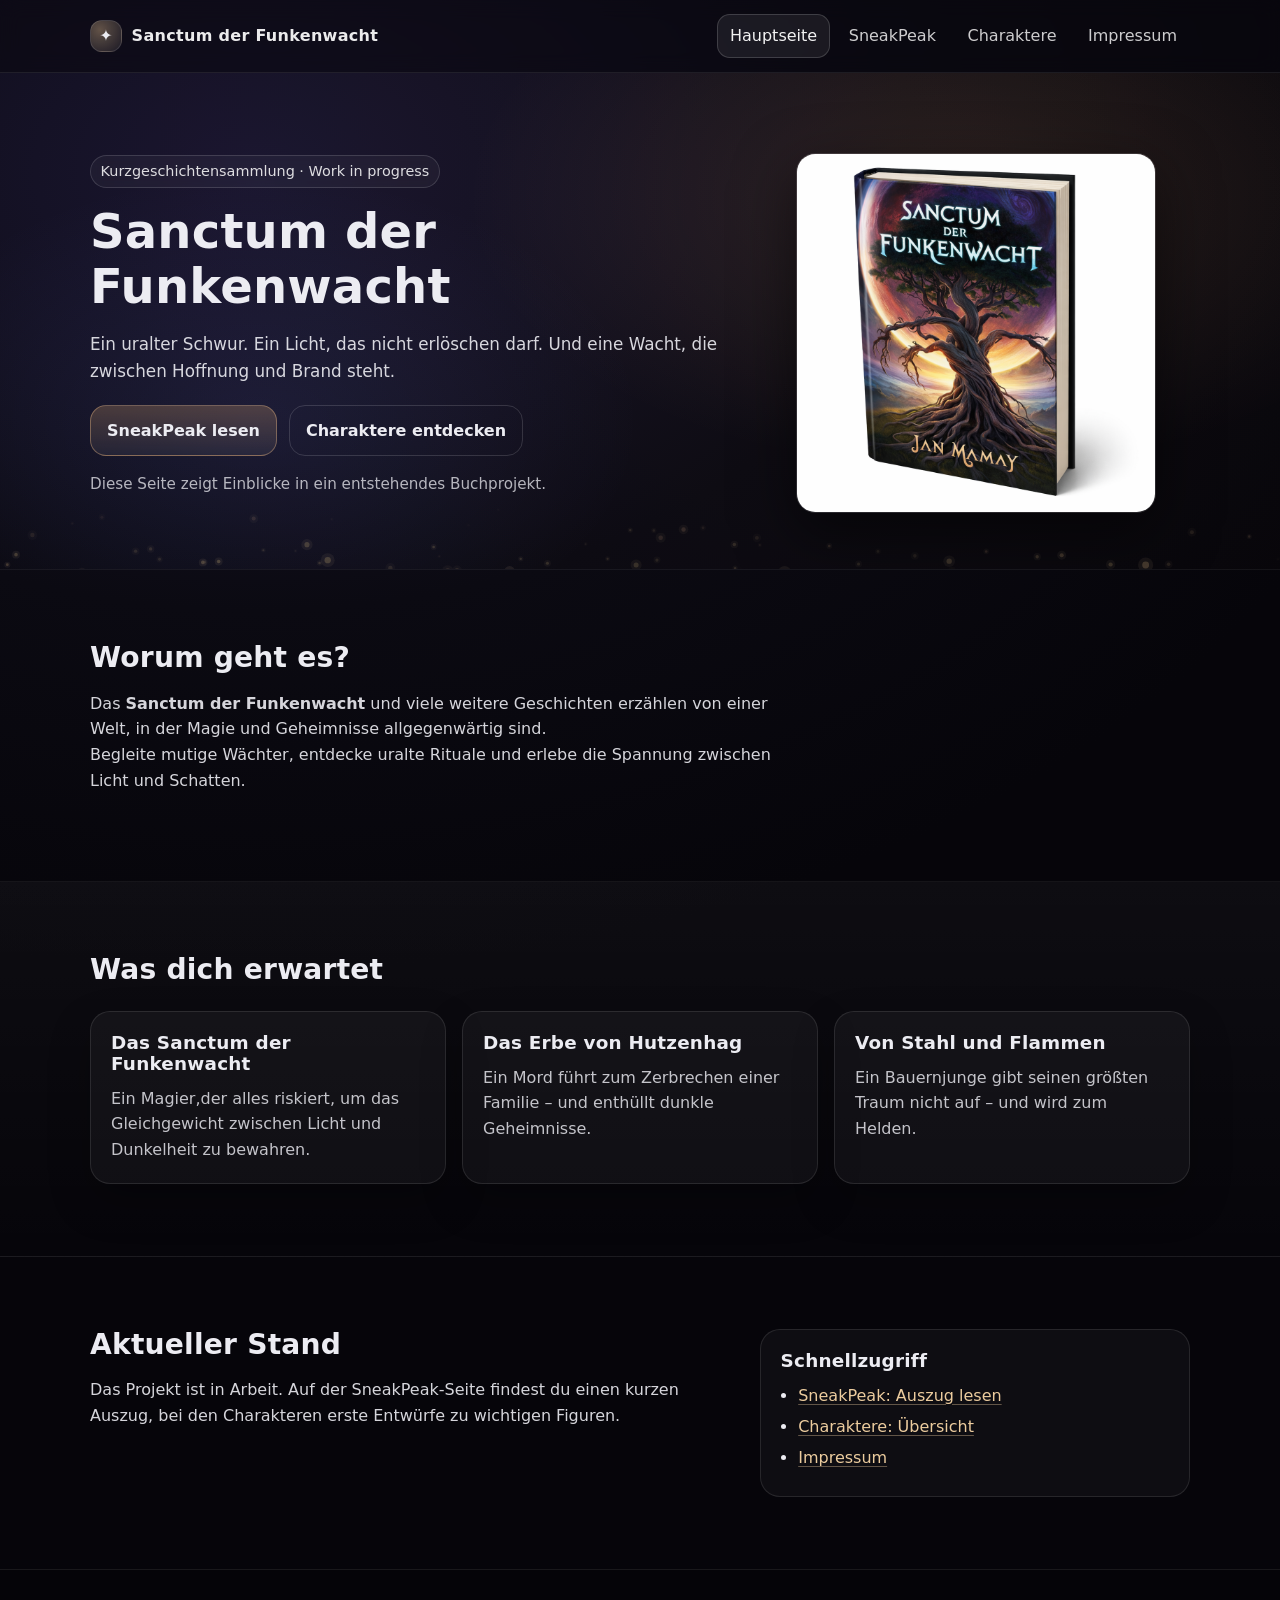
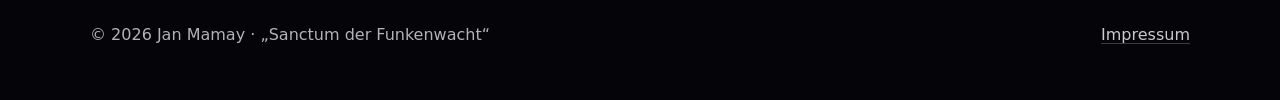
<file: index.html>
<!doctype html>
<html lang="de">

<head>
    <meta charset="utf-8" />
    <meta name="viewport" content="width=device-width, initial-scale=1" />
    <title>Sanctum der Funkenwacht</title>
    <meta name="description"
        content="Offizielle Projektseite zum Buchprojekt „Sanctum der Funkenwacht“ – SneakPeak, Charaktere und mehr." />
    <link rel="stylesheet" href="Style/mainStyle.css" />
</head>

<body>
    <a class="skip-link" href="#main">Zum Inhalt springen</a>

    <header class="site-header">
        <div class="container header-inner">
            <a class="brand" href="index.html" aria-label="Zur Hauptseite">
                <span class="brand-mark" aria-hidden="true">✦</span>
                <span class="brand-title">Sanctum der Funkenwacht</span>
            </a>

            <nav class="nav" aria-label="Hauptnavigation">
                <a class="nav-link is-active" href="index.html">Hauptseite</a>
                <a class="nav-link" href="Pages/SneakPeak.html">SneakPeak</a>
                <a class="nav-link" href="Pages/Charaktere.html">Charaktere</a>
                <a class="nav-link" href="Pages/impressum.html">Impressum</a>
            </nav>
        </div>
    </header>

    <main id="main">
        <section class="hero">
            <canvas class="hero-canvas" id="sparkCanvas" aria-hidden="true"></canvas>

            <div class="container hero-inner">
                <div class="hero-text">
                    <p class="kicker">Kurzgeschichtensammlung · Work in progress</p>
                    <h1>Sanctum der Funkenwacht</h1>
                    <p class="lead">
                        Ein uralter Schwur. Ein Licht, das nicht erlöschen darf.
                        Und eine Wacht, die zwischen Hoffnung und Brand steht.
                    </p>

                    <div class="cta-row">
                        <a class="btn btn-primary" href="Pages/SneakPeak.html">SneakPeak lesen</a>
                        <a class="btn btn-ghost" href="Pages/Charaktere.html">Charaktere entdecken</a>
                    </div>

                    <p class="note">
                        Diese Seite zeigt Einblicke in ein entstehendes Buchprojekt.
                    </p>
                </div>

                <div class="hero-media" aria-label="Buchcover">
                    <img class="book" src="Images/Buchcover.png" alt="Buchcover: Sanctum der Funkenwacht"
                        loading="eager" />
                </div>
            </div>
        </section>
        <section class="section">
            <div class="container">
                <h2>Worum geht es?</h2>
                <p class="text">
                    Das <strong>Sanctum der Funkenwacht</strong> und viele weitere Geschichten erzählen von einer Welt, in der Magie
                    und Geheimnisse allgegenwärtig sind. <br>
                    Begleite mutige Wächter, entdecke uralte Rituale und erlebe die Spannung zwischen Licht und
                    Schatten. </p>
            </div>
        </section>
        <section class="section section-muted">
            <div class="container">
                <h2>Was dich erwartet</h2>

                <div class="grid">
                    <article class="card">
                        <h3>Das Sanctum der Funkenwacht</h3>
                        <p>
                            Ein Magier,der alles riskiert, um das Gleichgewicht zwischen Licht und Dunkelheit zu bewahren.
                        </p>
                    </article>

                    <article class="card">
                        <h3>Das Erbe von Hutzenhag</h3>
                        <p>
                            Ein Mord führt zum Zerbrechen einer Familie – und enthüllt dunkle Geheimnisse.
                        </p>
                    </article>

                    <article class="card">
                        <h3>Von Stahl und Flammen</h3>
                        <p>
                            Ein Bauernjunge gibt seinen größten Traum nicht auf – und wird zum Helden.
                        </p>
                    </article>
                </div>
            </div>
        </section>
        <section class="section">
            <div class="container">
                <div class="split">
                    <div>
                        <h2>Aktueller Stand</h2>
                        <p class="text">
                            Das Projekt ist in Arbeit. Auf der SneakPeak-Seite findest du einen kurzen Auszug,
                            bei den Charakteren erste Entwürfe zu wichtigen Figuren.
                        </p>
                    </div>

                    <div class="panel">
                        <h3>Schnellzugriff</h3>
                        <ul class="list">
                            <li><a href="Pages/SneakPeak.html">SneakPeak: Auszug lesen</a></li>
                            <li><a href="Pages/Charaktere.html">Charaktere: Übersicht</a></li>
                            <li><a href="Pages/impressum.html">Impressum</a></li>
                        </ul>
                    </div>
                </div>
            </div>
        </section>
    </main>

    <footer class="site-footer">
        <div class="container footer-inner">
            <p>© <span id="year">2026</span> Jan Mamay · „Sanctum der Funkenwacht“</p>
            <p class="footer-links">
                <a href="Pages/impressum.html">Impressum</a>
            </p>
        </div>
    </footer>

    <script>
        document.getElementById("year").textContent = new Date().getFullYear();
    </script>
    <script src="Scripts/sparkCanvas.js"></script>
</body>

</html>
</file>
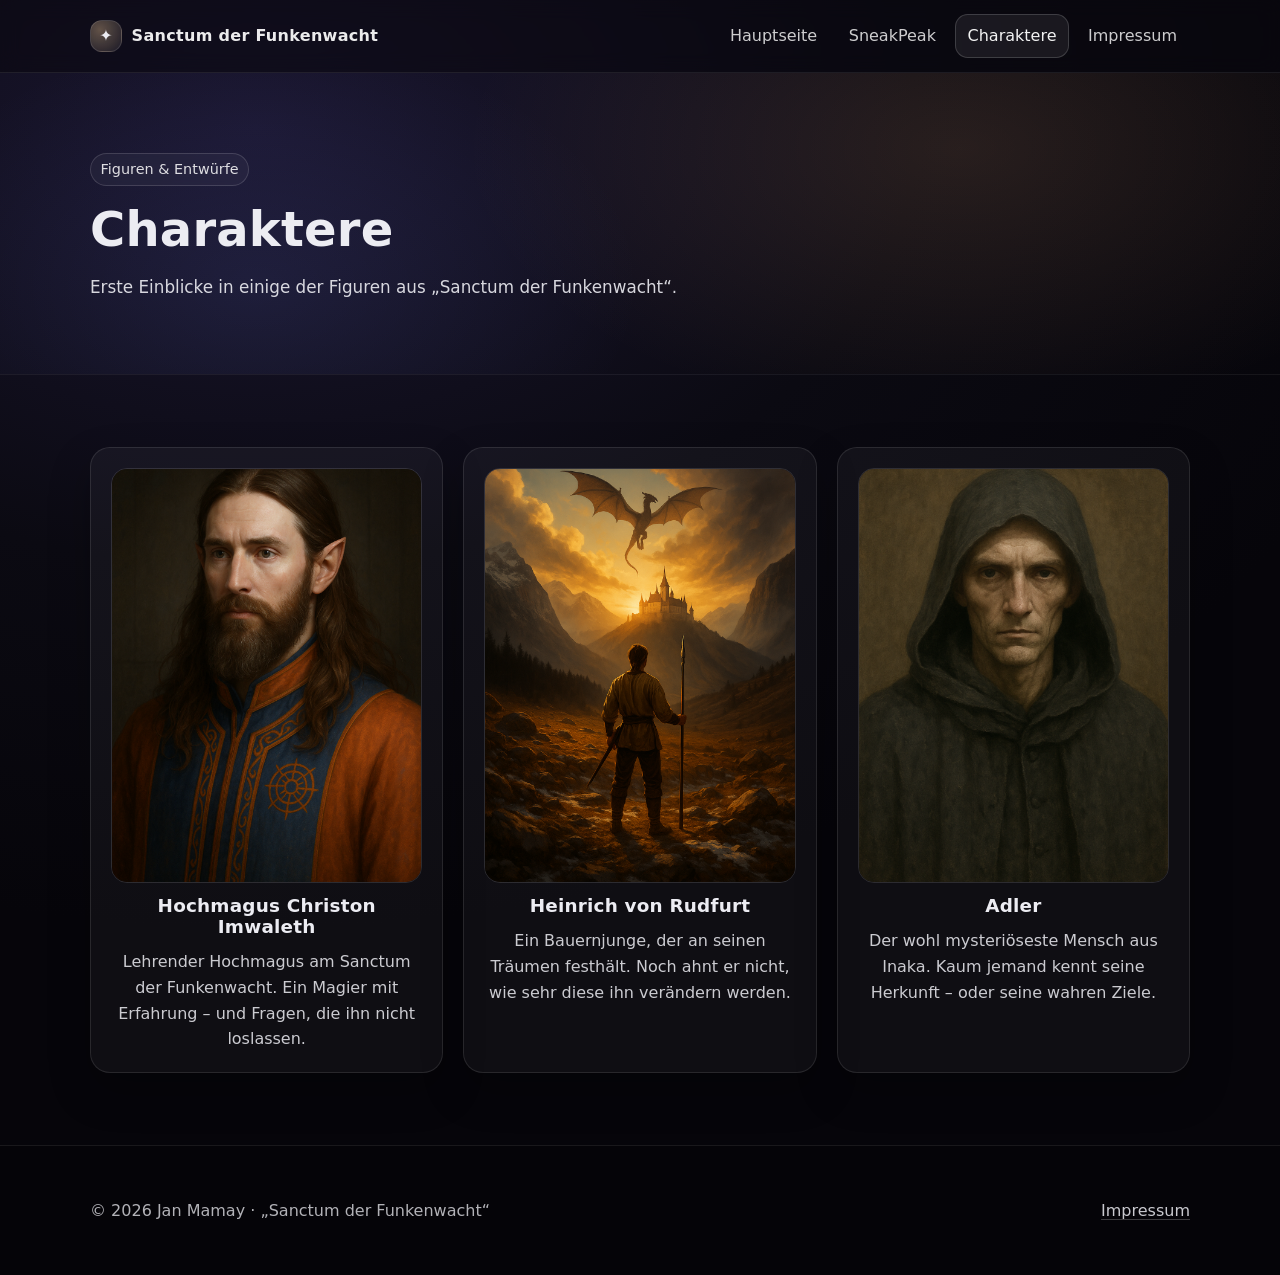
<file: Pages/Charaktere.html>
<!doctype html>
<html lang="de">
<head>
  <meta charset="utf-8" />
  <meta name="viewport" content="width=device-width, initial-scale=1" />
  <title>Charaktere · Sanctum der Funkenwacht</title>
  <meta name="description" content="Charakterübersicht zum Buchprojekt „Sanctum der Funkenwacht“." />
  <link rel="stylesheet" href="../Style/mainStyle.css" />
</head>

<body>
  <a class="skip-link" href="#main">Zum Inhalt springen</a>

  <header class="site-header">
    <div class="container header-inner">
      <a class="brand" href="../index.html" aria-label="Zur Hauptseite">
        <span class="brand-mark" aria-hidden="true">✦</span>
        <span class="brand-title">Sanctum der Funkenwacht</span>
      </a>

      <nav class="nav" aria-label="Hauptnavigation">
        <a class="nav-link" href="../index.html">Hauptseite</a>
        <a class="nav-link" href="SneakPeak.html">SneakPeak</a>
        <a class="nav-link is-active" href="Charaktere.html">Charaktere</a>
        <a class="nav-link" href="impressum.html">Impressum</a>
      </nav>
    </div>
  </header>

  <main id="main">
    <!-- HERO -->
    <section class="hero">
      <canvas class="hero-canvas" aria-hidden="true"></canvas>

      <div class="container hero-inner">
        <div class="hero-text">
          <p class="kicker">Figuren & Entwürfe</p>
          <h1>Charaktere</h1>
          <p class="lead">
            Erste Einblicke in einige der Figuren aus „Sanctum der Funkenwacht“.
          </p>
        </div>
      </div>
    </section>

    <section class="section">
      <div class="container character-grid">

        <article class="card character">
          <img
            src="../Images/cristonImwaleth.png"
            alt="Hochmagus Christon Imwaleth"
            loading="lazy"
          />
          <h3>Hochmagus Christon Imwaleth</h3>
          <p>
            Lehrender Hochmagus am Sanctum der Funkenwacht.
            Ein Magier mit Erfahrung – und Fragen, die ihn nicht loslassen.
          </p>
        </article>

        <article class="card character">
          <img
            src="../Images/Heinrich.png"
            alt="Heinrich von Rudfurt"
            loading="lazy"
          />
          <h3>Heinrich von Rudfurt</h3>
          <p>
            Ein Bauernjunge, der an seinen Träumen festhält.
            Noch ahnt er nicht, wie sehr diese ihn verändern werden.
          </p>
        </article>

        <article class="card character">
          <img
            src="../Images/adler.png"
            alt="Adler"
            loading="lazy"
          />
          <h3>Adler</h3>
          <p>
            Der wohl mysteriöseste Mensch aus Inaka.
            Kaum jemand kennt seine Herkunft – oder seine wahren Ziele.
          </p>
        </article>

      </div>
    </section>
  </main>

  <footer class="site-footer">
    <div class="container footer-inner">
      <p>© <span id="year">2026</span> Jan Mamay · „Sanctum der Funkenwacht“</p>
      <p class="footer-links">
        <a href="impressum.html">Impressum</a>
      </p>
    </div>
  </footer>

  <script>
    document.getElementById("year").textContent = new Date().getFullYear();
  </script>
</body>
</html>
</file>
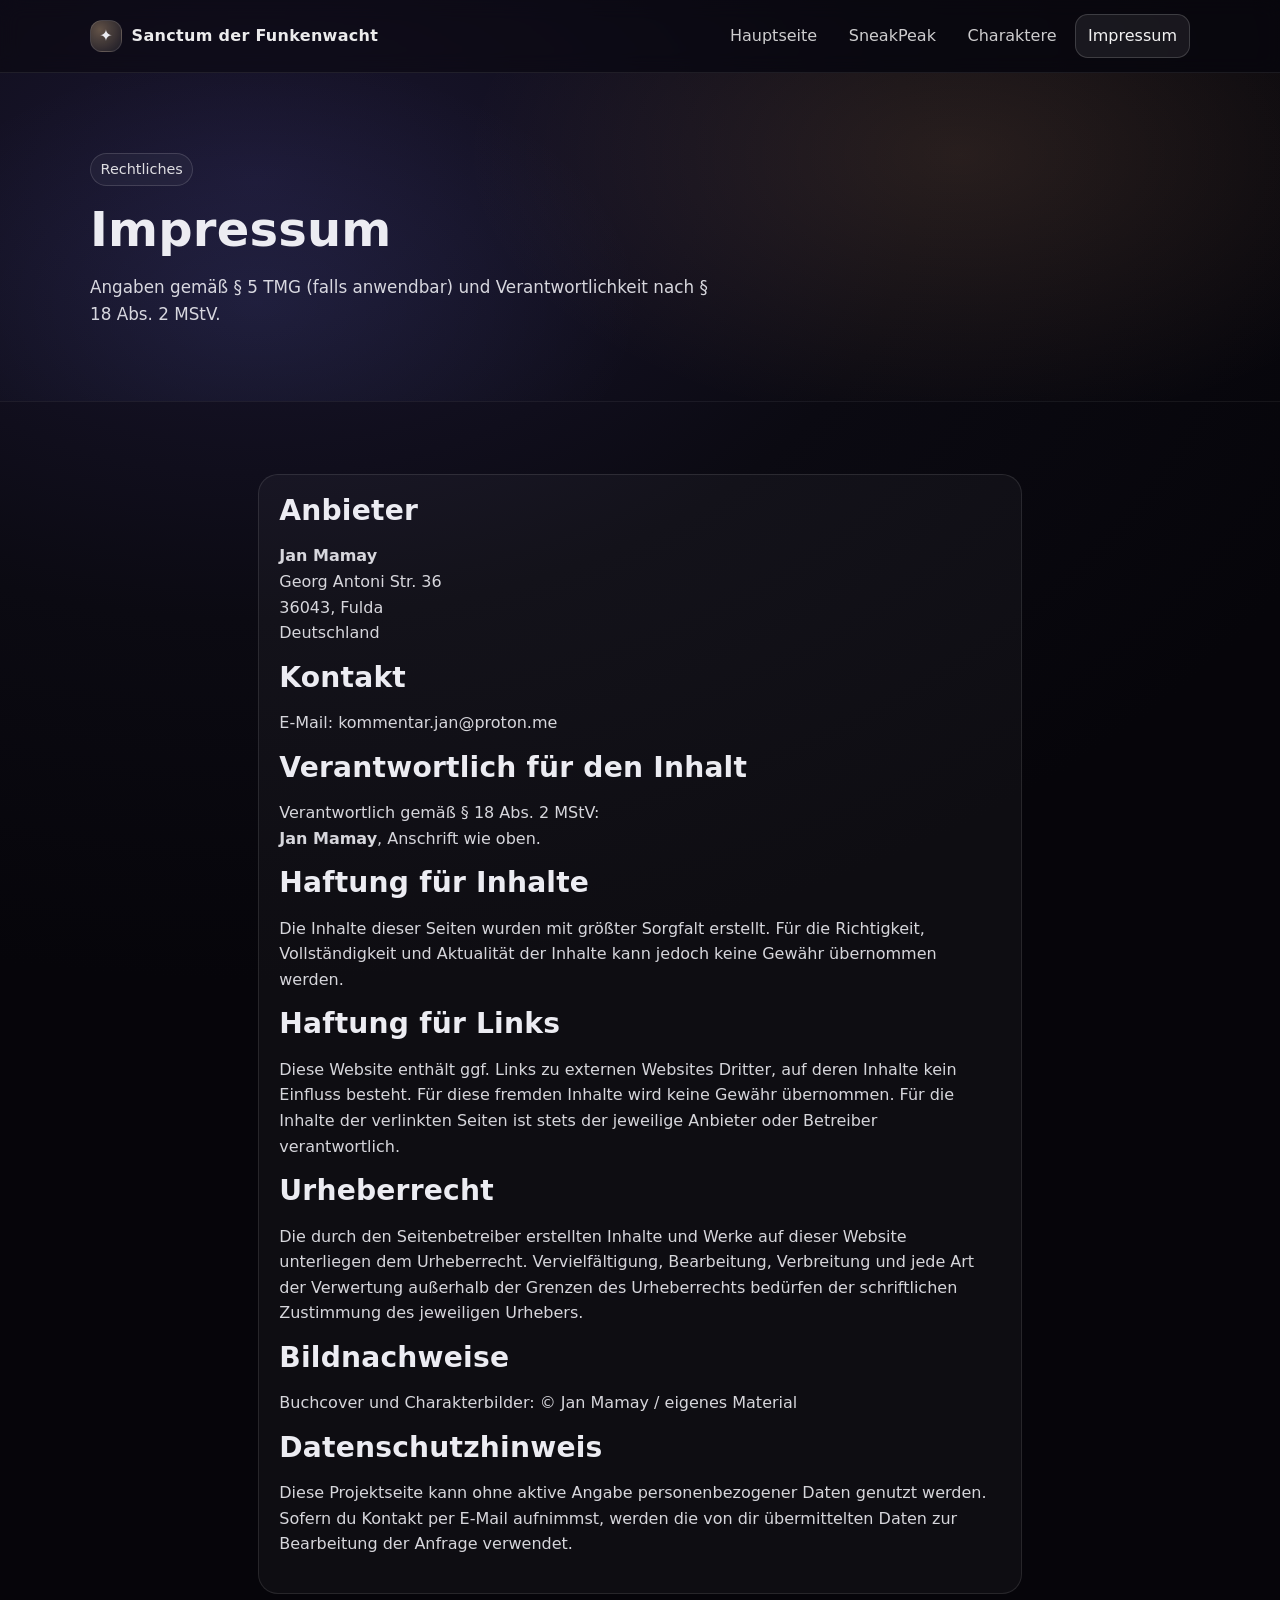
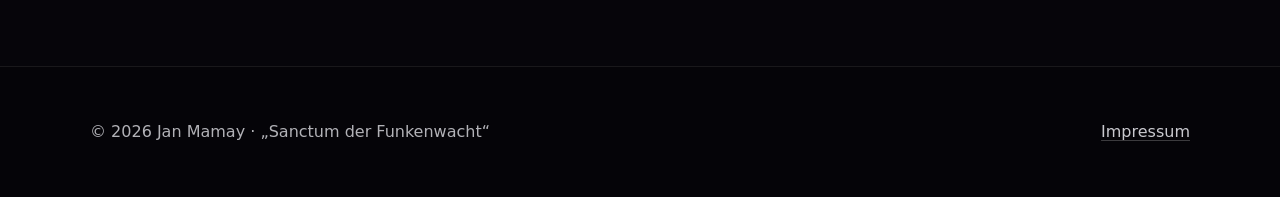
<file: Pages/impressum.html>
<!doctype html>
<html lang="de">
<head>
  <meta charset="utf-8" />
  <meta name="viewport" content="width=device-width, initial-scale=1" />
  <title>Impressum · Sanctum der Funkenwacht</title>
  <meta name="description" content="Impressum der Projektseite „Sanctum der Funkenwacht“." />
  <link rel="stylesheet" href="../Style/mainStyle.css" />
</head>

<body>
  <a class="skip-link" href="#main">Zum Inhalt springen</a>

  <header class="site-header">
    <div class="container header-inner">
      <a class="brand" href="../index.html" aria-label="Zur Hauptseite">
        <span class="brand-mark" aria-hidden="true">✦</span>
        <span class="brand-title">Sanctum der Funkenwacht</span>
      </a>

      <nav class="nav" aria-label="Hauptnavigation">
        <a class="nav-link" href="../index.html">Hauptseite</a>
        <a class="nav-link" href="SneakPeak.html">SneakPeak</a>
        <a class="nav-link" href="Charaktere.html">Charaktere</a>
        <a class="nav-link is-active" href="impressum.html">Impressum</a>
      </nav>
    </div>
  </header>

  <main id="main">
    <section class="hero">
      <canvas class="hero-canvas" aria-hidden="true"></canvas>

      <div class="container hero-inner">
        <div class="hero-text">
          <p class="kicker">Rechtliches</p>
          <h1>Impressum</h1>
          <p class="lead">
            Angaben gemäß § 5 TMG (falls anwendbar) und Verantwortlichkeit nach § 18 Abs. 2 MStV.
          </p>
        </div>
      </div>
    </section>

    <section class="section">
      <div class="container">
        <article class="panel" style="max-width: 75ch; margin-inline:auto;">
          <h2>Anbieter</h2>
          <p class="text">
            <strong>Jan Mamay</strong><br />
            Georg Antoni Str. 36<br />
            36043, Fulda<br />
            Deutschland
          </p>

          <h2>Kontakt</h2>
          <p class="text">
            E-Mail: <a href="mailto:kommentar.jan@proton.me">kommentar.jan@proton.me</a><br />
          </p>

          <h2>Verantwortlich für den Inhalt</h2>
          <p class="text">
            Verantwortlich gemäß § 18 Abs. 2 MStV:<br />
            <strong>Jan Mamay</strong>, Anschrift wie oben.
          </p>

          <h2>Haftung für Inhalte</h2>
          <p class="text">
            Die Inhalte dieser Seiten wurden mit größter Sorgfalt erstellt. Für die Richtigkeit, Vollständigkeit und
            Aktualität der Inhalte kann jedoch keine Gewähr übernommen werden.
          </p>

          <h2>Haftung für Links</h2>
          <p class="text">
            Diese Website enthält ggf. Links zu externen Websites Dritter, auf deren Inhalte kein Einfluss besteht.
            Für diese fremden Inhalte wird keine Gewähr übernommen. Für die Inhalte der verlinkten Seiten ist stets der
            jeweilige Anbieter oder Betreiber verantwortlich.
          </p>

          <h2>Urheberrecht</h2>
          <p class="text">
            Die durch den Seitenbetreiber erstellten Inhalte und Werke auf dieser Website unterliegen dem Urheberrecht.
            Vervielfältigung, Bearbeitung, Verbreitung und jede Art der Verwertung außerhalb der Grenzen des Urheberrechts
            bedürfen der schriftlichen Zustimmung des jeweiligen Urhebers.
          </p>

          <h2>Bildnachweise</h2>
          <p class="text">
            Buchcover und Charakterbilder: © Jan Mamay / eigenes Material<br />
          </p>

          <h2>Datenschutzhinweis</h2>
          <p class="text">
            Diese Projektseite kann ohne aktive Angabe personenbezogener Daten genutzt werden. Sofern du Kontakt per E-Mail
            aufnimmst, werden die von dir übermittelten Daten zur Bearbeitung der Anfrage verwendet.
          </p>

        </article>
      </div>
    </section>
  </main>

  <footer class="site-footer">
    <div class="container footer-inner">
      <p>© <span id="year">2026</span> Jan Mamay · „Sanctum der Funkenwacht“</p>
      <p class="footer-links">
        <a href="impressum.html">Impressum</a>
      </p>
    </div>
  </footer>

  <script>
    document.getElementById("year").textContent = new Date().getFullYear();
  </script>
</body>
</html>
</file>
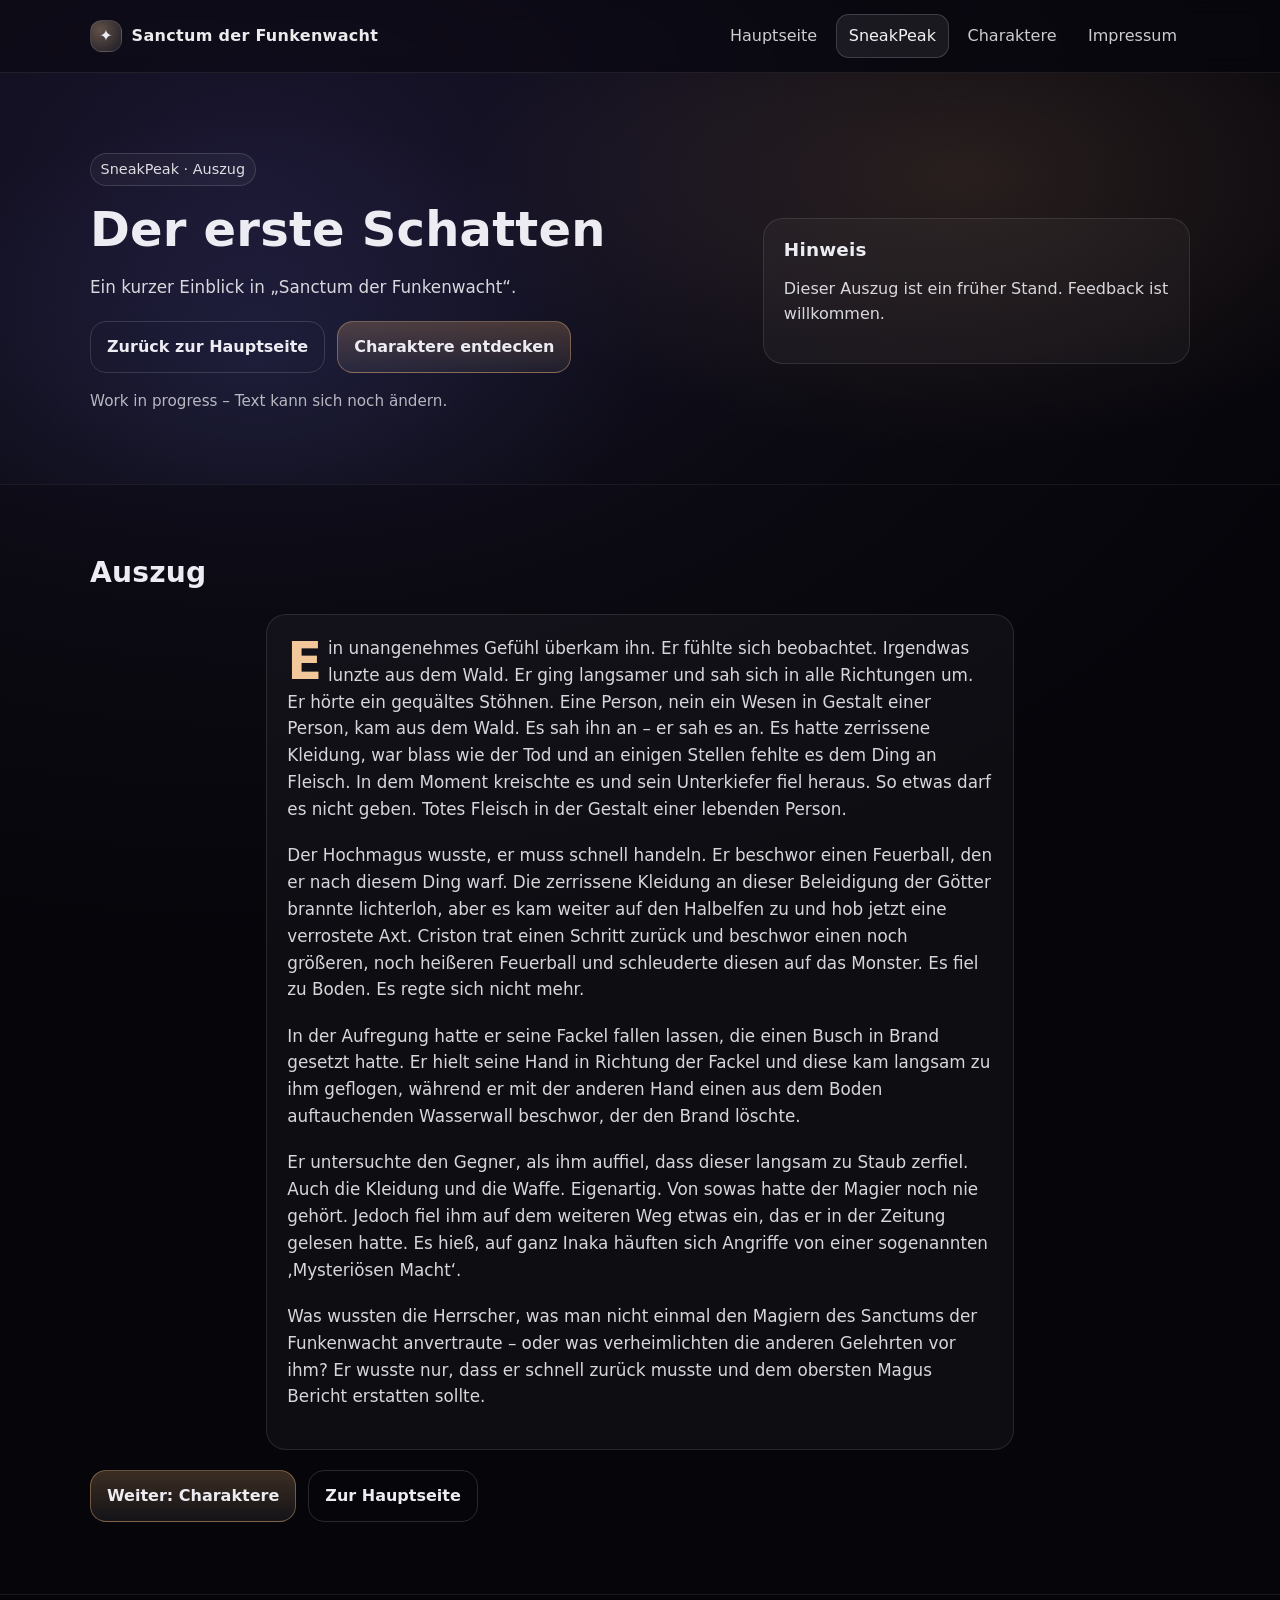
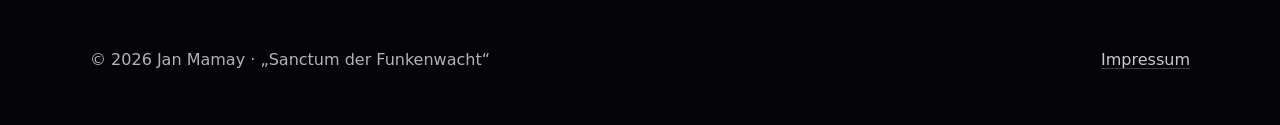
<file: Pages/SneakPeak.html>
<!doctype html>
<html lang="de">
<head>
  <meta charset="utf-8" />
  <meta name="viewport" content="width=device-width, initial-scale=1" />
  <title>SneakPeak · Sanctum der Funkenwacht</title>
  <meta name="description" content="SneakPeak: Ein kurzer Auszug aus dem Buchprojekt „Sanctum der Funkenwacht“." />
  <link rel="stylesheet" href="../Style/mainStyle.css" />
</head>

<body>
  <a class="skip-link" href="#main">Zum Inhalt springen</a>

  <header class="site-header">
    <div class="container header-inner">
      <a class="brand" href="index.html" aria-label="Zur Hauptseite">
        <span class="brand-mark" aria-hidden="true">✦</span>
        <span class="brand-title">Sanctum der Funkenwacht</span>
      </a>

      <nav class="nav" aria-label="Hauptnavigation">
        <a class="nav-link" href="../index.html">Hauptseite</a>
        <a class="nav-link is-active" href="SneakPeak.html">SneakPeak</a>
        <a class="nav-link" href="Charaktere.html">Charaktere</a>
        <a class="nav-link" href="impressum.html">Impressum</a>
      </nav>
    </div>
  </header>

  <main id="main">
    <!-- HERO -->
    <section class="hero">
      <canvas class="hero-canvas" aria-hidden="true"></canvas>

      <div class="container hero-inner">
        <div class="hero-text">
          <p class="kicker">SneakPeak · Auszug</p>
          <h1>Der erste Schatten</h1>
          <p class="lead">
            Ein kurzer Einblick in „Sanctum der Funkenwacht“.
          </p>

          <div class="cta-row">
            <a class="btn btn-ghost" href="../index.html">Zurück zur Hauptseite</a>
            <a class="btn btn-primary" href="Charaktere.html">Charaktere entdecken</a>
          </div>

          <p class="note">
            Work in progress – Text kann sich noch ändern.
          </p>
        </div>

        <div class="panel" aria-label="Info">
          <h3>Hinweis</h3>
          <p class="text">
            Dieser Auszug ist ein früher Stand. Feedback ist willkommen.
          </p>
        </div>
      </div>
    </section>

    <!-- AUSZUG -->
    <section class="section">
      <div class="container">
        <h2>Auszug</h2>

        <article class="panel excerpt">
          <p class="text">
            Ein unangenehmes Gefühl überkam ihn. Er fühlte sich beobachtet. Irgendwas lunzte aus dem Wald.
            Er ging langsamer und sah sich in alle Richtungen um. Er hörte ein gequältes Stöhnen.
            Eine Person, nein ein Wesen in Gestalt einer Person, kam aus dem Wald. Es sah ihn an – er sah es an.
            Es hatte zerrissene Kleidung, war blass wie der Tod und an einigen Stellen fehlte es dem Ding an Fleisch.
            In dem Moment kreischte es und sein Unterkiefer fiel heraus. So etwas darf es nicht geben.
            Totes Fleisch in der Gestalt einer lebenden Person.
          </p>

          <p class="text">
            Der Hochmagus wusste, er muss schnell handeln. Er beschwor einen Feuerball, den er nach diesem Ding warf.
            Die zerrissene Kleidung an dieser Beleidigung der Götter brannte lichterloh, aber es kam weiter auf den
            Halbelfen zu und hob jetzt eine verrostete Axt. Criston trat einen Schritt zurück und beschwor einen noch
            größeren, noch heißeren Feuerball und schleuderte diesen auf das Monster. Es fiel zu Boden.
            Es regte sich nicht mehr.
          </p>

          <p class="text">
            In der Aufregung hatte er seine Fackel fallen lassen, die einen Busch in Brand gesetzt hatte.
            Er hielt seine Hand in Richtung der Fackel und diese kam langsam zu ihm geflogen, während er mit der
            anderen Hand einen aus dem Boden auftauchenden Wasserwall beschwor, der den Brand löschte.
          </p>

          <p class="text">
            Er untersuchte den Gegner, als ihm auffiel, dass dieser langsam zu Staub zerfiel. Auch die Kleidung und die
            Waffe. Eigenartig. Von sowas hatte der Magier noch nie gehört. Jedoch fiel ihm auf dem weiteren Weg etwas
            ein, das er in der Zeitung gelesen hatte. Es hieß, auf ganz Inaka häuften sich Angriffe von einer sogenannten
            ‚Mysteriösen Macht‘.
          </p>

          <p class="text">
            Was wussten die Herrscher, was man nicht einmal den Magiern des Sanctums der Funkenwacht anvertraute – oder
            was verheimlichten die anderen Gelehrten vor ihm? Er wusste nur, dass er schnell zurück musste und dem
            obersten Magus Bericht erstatten sollte.
          </p>
        </article>

        <div class="cta-row" style="margin-top:1.25rem">
          <a class="btn btn-primary" href="Charaktere.html">Weiter: Charaktere</a>
          <a class="btn btn-ghost" href="../index.html">Zur Hauptseite</a>
        </div>
      </div>
    </section>
  </main>

  <footer class="site-footer">
    <div class="container footer-inner">
      <p>© <span id="year">2026</span> Jan Mamay · „Sanctum der Funkenwacht“</p>
      <p class="footer-links">
        <a href="impressum.html">Impressum</a>
      </p>
    </div>
  </footer>

  <script>
    document.getElementById("year").textContent = new Date().getFullYear();
  </script>
</body>
</html>
</file>
<file: Style/mainStyle.css>
/* =========================
   Sanctum der Funkenwacht – mainStyle.css
   ========================= */

/*Reset / Basis*/
*,
*::before,
*::after {
  box-sizing: border-box;
}

html:focus-within {
  scroll-behavior: smooth;
}

body {
  margin: 0;
  font-family: system-ui, -apple-system, Segoe UI, Roboto, Arial, sans-serif;
  line-height: 1.6;
  color: #ececf2;
  background: radial-gradient(1200px 800px at 20% 10%, #1a1630 0%, #0b0a12 55%, #06050a 100%);
}

img {
  max-width: 100%;
  height: auto;
  display: block;
}

a {
  color: inherit;
  text-decoration: none;
}

a:focus-visible,
button:focus-visible {
  outline: 2px solid rgba(255, 213, 153, 0.9);
  outline-offset: 3px;
}

/*Layout*/
.container {
  width: min(1100px, calc(100% - 2rem));
  margin-inline: auto;
}

.section {
  padding: 4.5rem 0;
}

.section-muted {
  background: linear-gradient(180deg, rgba(255, 255, 255, 0.03), rgba(255, 255, 255, 0));
  border-top: 1px solid rgba(255, 255, 255, 0.06);
  border-bottom: 1px solid rgba(255, 255, 255, 0.06);
}

/*Typografie*/
h1, h2, h3 {
  line-height: 1.15;
  margin: 0 0 0.75rem 0;
  letter-spacing: 0.2px;
}

h1 {
  font-size: clamp(2rem, 4vw, 3rem);
}

h2 {
  font-size: clamp(1.4rem, 2.2vw, 1.9rem);
}

h3 {
  font-size: 1.15rem;
}

.text,
.lead {
  max-width: 70ch;
  color: rgba(236, 236, 242, 0.9);
}

.lead {
  font-size: 1.05rem;
}

.kicker {
  display: inline-block;
  margin: 0 0 0.75rem 0;
  padding: 0.25rem 0.6rem;
  border: 1px solid rgba(255, 255, 255, 0.14);
  border-radius: 999px;
  font-size: 0.9rem;
  color: rgba(255, 255, 255, 0.85);
  background: rgba(255, 255, 255, 0.04);
  backdrop-filter: blur(6px);
}

.note {
  margin-top: 1rem;
  font-size: 0.95rem;
  color: rgba(236, 236, 242, 0.75);
}

/*Skip Link*/
.skip-link {
  position: absolute;
  left: 1rem;
  top: 1rem;
  transform: translateY(-150%);
  padding: 0.6rem 0.9rem;
  background: rgba(255, 255, 255, 0.10);
  border: 1px solid rgba(255, 255, 255, 0.18);
  border-radius: 0.75rem;
  z-index: 999;
}

.skip-link:focus {
  transform: translateY(0);
}

/*Header / Navigation*/
.site-header {
  position: sticky;
  top: 0;
  z-index: 50;
  background: rgba(10, 9, 16, 0.55);
  border-bottom: 1px solid rgba(255, 255, 255, 0.08);
  backdrop-filter: blur(10px);
}

.header-inner {
  display: flex;
  align-items: center;
  justify-content: space-between;
  padding: 0.9rem 0;
  gap: 1rem;
}

.brand {
  display: inline-flex;
  align-items: center;
  gap: 0.6rem;
  font-weight: 700;
  letter-spacing: 0.3px;
}

.brand-mark {
  display: grid;
  place-items: center;
  width: 2rem;
  height: 2rem;
  border-radius: 0.75rem;
  background: radial-gradient(circle at 30% 30%, rgba(255, 215, 160, 0.35), rgba(255, 255, 255, 0.06));
  border: 1px solid rgba(255, 255, 255, 0.12);
}

.brand-title {
  color: rgba(255, 255, 255, 0.92);
}

.nav {
  display: flex;
  gap: 0.35rem;
  flex-wrap: wrap;
  justify-content: flex-end;
}

.nav-link {
  padding: 0.5rem 0.75rem;
  border-radius: 0.8rem;
  color: rgba(255, 255, 255, 0.80);
  border: 1px solid transparent;
  transition: background 160ms ease, border-color 160ms ease, transform 160ms ease;
}

.nav-link:hover {
  background: rgba(255, 255, 255, 0.05);
  border-color: rgba(255, 255, 255, 0.10);
  transform: translateY(-1px);
}

.nav-link.is-active {
  background: rgba(255, 255, 255, 0.07);
  border-color: rgba(255, 255, 255, 0.16);
  color: rgba(255, 255, 255, 0.95);
}

/*Hero*/
.hero {
  position: relative;
  overflow: hidden;
  padding: 5rem 0 3.5rem;
  border-bottom: 1px solid rgba(255, 255, 255, 0.06);
}

.hero::before {
  content: "";
  position: absolute;
  inset: 0;
  background:
    radial-gradient(900px 500px at 75% 25%, rgba(255, 180, 120, 0.12), transparent 55%),
    radial-gradient(700px 450px at 20% 70%, rgba(120, 140, 255, 0.10), transparent 55%);
  pointer-events: none;
}

.hero-canvas {
  position: absolute;
  inset: 0;
  width: 100%;
  height: 100%;
  opacity: 0.35;
  pointer-events: none;
}

.hero-inner {
  position: relative;
  display: grid;
  grid-template-columns: 1.2fr 0.8fr;
  align-items: center;
  gap: 2rem;
}

.hero-text h1 {
  margin-top: 0.25rem;
}

.hero-media {
  display: grid;
  place-items: center;
}

.book {
  width: min(360px, 100%);
  border-radius: 1.2rem;
  border: 1px solid rgba(255, 255, 255, 0.12);
  box-shadow:
    0 20px 60px rgba(0, 0, 0, 0.55),
    0 0 0 1px rgba(255, 255, 255, 0.06) inset;
  transform: translateY(0);
  transition: transform 200ms ease;
}

.book:hover {
  transform: translateY(-4px);
}

/*Buttons*/
.cta-row {
  display: flex;
  gap: 0.75rem;
  margin-top: 1.25rem;
  flex-wrap: wrap;
}

.btn {
  display: inline-flex;
  align-items: center;
  justify-content: center;
  gap: 0.5rem;
  padding: 0.75rem 1rem;
  border-radius: 1rem;
  font-weight: 650;
  border: 1px solid rgba(255, 255, 255, 0.14);
  background: rgba(255, 255, 255, 0.06);
  transition: transform 160ms ease, background 160ms ease, border-color 160ms ease;
}

.btn:hover {
  transform: translateY(-1px);
  background: rgba(255, 255, 255, 0.085);
  border-color: rgba(255, 255, 255, 0.22);
}

.btn-primary {
  border-color: rgba(255, 200, 140, 0.35);
  background: linear-gradient(180deg, rgba(255, 190, 120, 0.22), rgba(255, 255, 255, 0.06));
}

.btn-primary:hover {
  border-color: rgba(255, 210, 160, 0.55);
}

.btn-ghost {
  background: transparent;
}

/*Cards / Grid*/
.grid {
  display: grid;
  gap: 1rem;
  grid-template-columns: repeat(3, 1fr);
  margin-top: 1.5rem;
}

.card {
  padding: 1.25rem;
  border-radius: 1.25rem;
  border: 1px solid rgba(255, 255, 255, 0.10);
  background: rgba(255, 255, 255, 0.04);
  box-shadow: 0 18px 40px rgba(0, 0, 0, 0.25);
}

.card p {
  margin: 0.5rem 0 0 0;
  color: rgba(236, 236, 242, 0.82);
}

/*Split / Panel / List*/
.split {
  display: grid;
  grid-template-columns: 1.2fr 0.8fr;
  gap: 1.5rem;
  align-items: start;
}

.panel {
  padding: 1.25rem;
  border-radius: 1.25rem;
  border: 1px solid rgba(255, 255, 255, 0.10);
  background: rgba(255, 255, 255, 0.035);
}

.list {
  margin: 0.75rem 0 0 0;
  padding-left: 1.1rem;
}

.list li {
  margin: 0.35rem 0;
}

.list a {
  color: rgba(255, 220, 170, 0.92);
  text-decoration: underline;
  text-decoration-color: rgba(255, 220, 170, 0.35);
  text-underline-offset: 3px;
}

.list a:hover {
  text-decoration-color: rgba(255, 220, 170, 0.75);
}

/*Footer*/
.site-footer {
  padding: 2.25rem 0;
  border-top: 1px solid rgba(255, 255, 255, 0.08);
  background: rgba(0, 0, 0, 0.25);
}

.footer-inner {
  display: flex;
  justify-content: space-between;
  gap: 1rem;
  flex-wrap: wrap;
  color: rgba(236, 236, 242, 0.75);
}

.footer-links a {
  color: rgba(236, 236, 242, 0.85);
  text-decoration: underline;
  text-decoration-color: rgba(255, 255, 255, 0.22);
  text-underline-offset: 3px;
}

.footer-links a:hover {
  text-decoration-color: rgba(255, 255, 255, 0.55);
}

/*SneakPeak / Auszug*/
.excerpt {
  max-width: 70ch;
  margin: 1.5rem auto 0;
  font-size: 1.05rem;
}

.excerpt p {
  margin: 0 0 1.2rem;
}

.excerpt p:first-child::first-letter {
  float: left;
  font-size: 3.2rem;
  line-height: 1;
  padding-right: 0.35rem;
  margin-top: 0.1rem;
  font-weight: 700;
  color: rgba(255, 210, 160, 0.95);
}

/*Charaktere*/
.character-grid {
  display: grid;
  gap: 1.25rem;
  grid-template-columns: repeat(auto-fit, minmax(220px, 1fr));
}

.character {
  text-align: center;
}

.character img {
  width: 100%;
  aspect-ratio: 3 / 4;
  object-fit: cover;
  border-radius: 1rem;
  margin-bottom: 0.75rem;
  border: 1px solid rgba(255, 255, 255, 0.12);
}

.character p {
  color: rgba(236, 236, 242, 0.85);
}


/*Responsive*/
@media (max-width: 900px) {
  .hero-inner,
  .split {
    grid-template-columns: 1fr;
  }

  .hero {
    padding: 4rem 0 3rem;
  }

  .hero-media {
    order: -1;
  }

  .grid {
    grid-template-columns: 1fr;
  }

  .header-inner {
    align-items: flex-start;
  }
}

/*Druckansicht*/
@media print {
  * {
    box-shadow: none !important;
    text-shadow: none !important;
    filter: none !important;
  }

  body {
    background: #fff !important;
    color: #000 !important;
    font-size: 12pt;
    line-height: 1.45;
  }

  .container {
    width: 100% !important;
    margin: 0 !important;
  }

  .site-header,
  .site-footer,
  .skip-link,
  .hero,
  .hero-canvas,
  .cta-row,
  nav,
  .footer-links {
    display: none !important;
  }

  .section {
    padding: 0.8cm 0 !important;
  }

  .panel,
  .card {
    background: transparent !important;
    border: 1px solid #bbb !important;
    padding: 0.6cm !important;
    page-break-inside: avoid;
  }

  h1, h2, h3 {
    color: #000 !important;
    page-break-after: avoid;
  }

  p, li {
    color: #000 !important;
    orphans: 3;
    widows: 3;
  }

  img {
    max-width: 100% !important;
    height: auto !important;
    page-break-inside: avoid;
  }

  .excerpt p:first-child::first-letter {
    float: none !important;
    font-size: 12pt !important;
    padding: 0 !important;
    margin: 0 !important;
    color: #000 !important;
    font-weight: inherit !important;
  }

  a {
    color: #000 !important;
    text-decoration: underline !important;
  }

  a[href^="http"]::after {
    content: " (" attr(href) ")";
    font-size: 10pt;
  }

  @page {
    margin: 1.6cm;
  }
}
</file>
